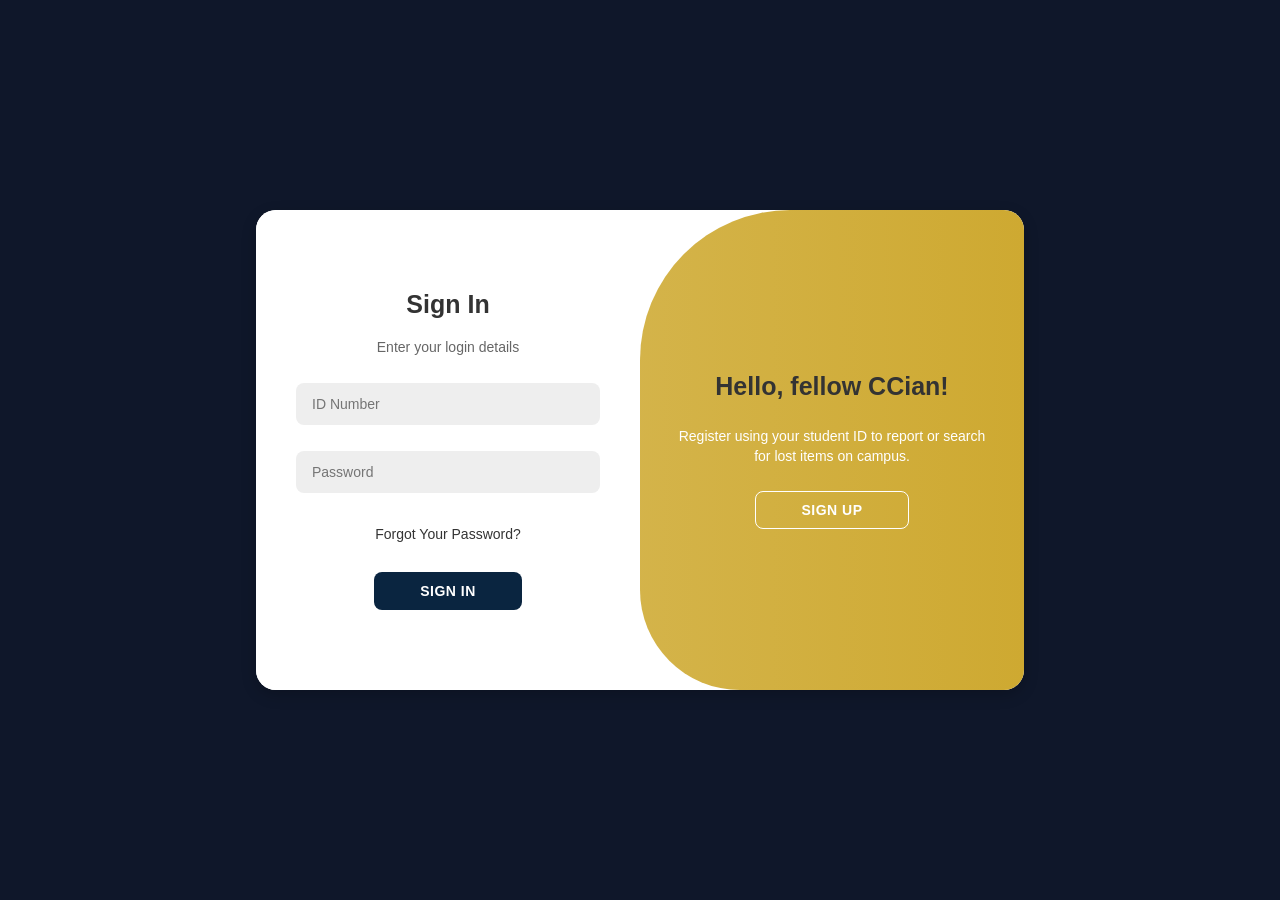
<file: index.html>
<!DOCTYPE html>
<html lang="en">
<head>
    <meta charset="UTF-8">
    <meta name="viewport" content="width=device-width, initial-scale=1.0">
    <link rel="stylesheet" href="style.css">
    <title>FINDR | Login</title>
</head>
<body>

    <div class="container" id="container">
        <div class="form-container sign-up">
            <form id="form">
                <h1>Create Account</h1>
                <span>Use your Student ID to register</span>
                <input type="text" placeholder="Name" id="name-input" required>
                <input type="text" placeholder="ID Number" id="idnumber-input" required>
                <input type="password" placeholder="Password" id="password-input" required>
                <button type="submit">Sign Up</button>
            </form>
        </div>

        <div class="form-container sign-in">
            <form id="signin-form">
                <h1>Sign In</h1>
                <span>Enter your login details</span>
                <input type="text" placeholder="ID Number" id="signin-idnumber" required>
                <input type="password" placeholder="Password" id="signin-password" required>
                <a href="#">Forgot Your Password?</a>
                <button type="submit">Sign In</button>
            </form>
        </div>

        <div class="toggle-container">
            <div class="toggle">
                <div class="toggle-panel toggle-left">
                    <h1>Welcome Back!</h1>
                    <p>Log in with your CCC account to check your reported items, view matches, or manage your account.</p>
                    <button type="button" class="hidden" id="login">Sign In</button>
                </div>
                <div class="toggle-panel toggle-right">
                    <h1>Hello, fellow CCian!</h1>
                    <p>Register using your student ID to report or search for lost items on campus.</p>
                    <button type="button" class="hidden" id="register">Sign Up</button>
                </div>
            </div>
        </div>
    </div>

    <script src="script.js"></script>
</body>
</html>
</file>
<file: style.css>
@import url('https://fonts.googleapis.com/css2?family=Poppins:wght@400;500;600&display=swap');

:root {
    --primary: #0A2540;
    --primary-hover: #0a355f;
    --gold-start: #dabe62;
    --gold-end: #cea931;
    --text-dark: #1e293b;
    --text-muted: #64748b;
    --bg-input: #f8fafc;
    --border-color: #e2e8f0;
}

* {
    margin: 0;
    padding: 0;
    box-sizing: border-box;
    font-family: 'Montserrat', sans-serif;
}

body {
    display: flex;
    align-items: center;
    justify-content: center;
    flex-direction: column;
    height: 100vh;
    margin: 0;
    position: relative;
    z-index: 1; 
    background-color: #0f172a;
}

body::before {
    content: "";
    position: absolute;
    inset: 0;
    background-image: url("https://hnlint.com.vn/wp-content/uploads/2023/10/CCC-Collge.jpg");
    background-repeat: no-repeat; 
    background-size: cover;        
    background-position: center; 
    overflow: hidden;
    opacity: 0.35;
    filter: blur(4px);
    z-index: -1; 
}

.container {
    background-color: #fff;
    border-radius: 20px;
    box-shadow: 0 5px 15px rgba(0, 0, 0, 0.2);
    position: relative;
    overflow: hidden;
    width: 768px;
    max-width: 100%;
    min-height: 480px;
}

.container form {
    background-color: #fff;
    display: flex;
    align-items: center;
    gap: 10px;
    justify-content: center;
    flex-direction: column;
    padding: 0 40px;
    height: 100%;
}

.container h1 {
    font-size: 25px;
    margin-bottom: 10px;
    color: #333;
}

.container span {
    font-size: 14px;
    color: #666;
    margin-bottom: 10px;
}

.container input {
    background-color: #eee;
    border: 1px solid transparent;
    margin: 8px 0;
    padding: 12px 15px;
    font-size: 14px;
    border-radius: 8px;
    width: 100%;
    outline: none;
    transition: all 0.3s ease;
}

.container input:focus {
    border: 1.5px solid #0A2540;
    box-shadow: 0 0 5px rgba(0, 0, 128, 0.5);
}

.container a {
    color: #333;
    font-size: 14px;
    text-decoration: none;
    margin: 15px 0 10px;
}

.container a:hover {
    text-decoration: underline;
}

.container button {
    background-color: #0A2540;
    color: #fff;
    font-size: 14px;
    padding: 10px 45px;
    border: 1px solid transparent;
    border-radius: 8px;
    font-weight: 600;
    letter-spacing: 0.5px;
    text-transform: uppercase;
    margin-top: 10px;
    cursor: pointer;
    transition: background-color 0.3s ease;
}

.container button:hover {
    background-color: #082b4e;
}

.container button.hidden {
    background-color: transparent;
    border-color: #fff;
}

.form-container {
    position: absolute;
    top: 0;
    height: 100%;
    transition: all 0.6s ease-in-out;
}

.sign-in {
    left: 0;
    width: 50%;
    z-index: 2;
}

.container.active .sign-in {
    transform: translateX(100%);
}

.sign-up {
    left: 0;
    width: 50%;
    opacity: 0;
    z-index: 1;
}

.container.active .sign-up {
    transform: translateX(100%);
    opacity: 1;
    z-index: 5;
    animation: move 0.6s;
}

@keyframes move {
    0%, 49.99% {
        opacity: 0;
        z-index: 1;
    }
    50%, 100% {
        opacity: 1;
        z-index: 5;
    }
}

.toggle-container {
    position: absolute;
    top: 0;
    left: 50%;
    width: 50%;
    height: 100%;
    overflow: hidden;
    transition: all 0.6s ease-in-out;
    border-radius: 150px 0 0 100px;
    z-index: 1000;
}

.container.active .toggle-container {
    transform: translateX(-100%);
    border-radius: 0 150px 100px 0;
}

.toggle {
    background: linear-gradient(to right, #dabe62, #cea931);
    color: #fff;
    position: relative;
    left: -100%;
    height: 100%;
    width: 200%;
    transform: translateX(0);
    transition: all 0.6s ease-in-out;
}

.container.active .toggle {
    transform: translateX(50%);
}

.toggle-panel {
    position: absolute;
    width: 50%;
    height: 100%;
    display: flex;
    align-items: center;
    justify-content: center;
    flex-direction: column;
    padding: 0 30px;
    text-align: center;
    top: 0;
    transform: translateX(0);
    transition: all 0.6s ease-in-out;
}

.toggle-panel p {
    font-size: 14px;
    line-height: 20px;
    margin: 15px 0;
}

.toggle-left {
    transform: translateX(-20%);
}

.container.active .toggle-left {
    transform: translateX(0);
}

.toggle-right {
    right: 0;
    transform: translateX(0);
}

.container.active .toggle-right {
    transform: translateX(20%);
}
</file>
